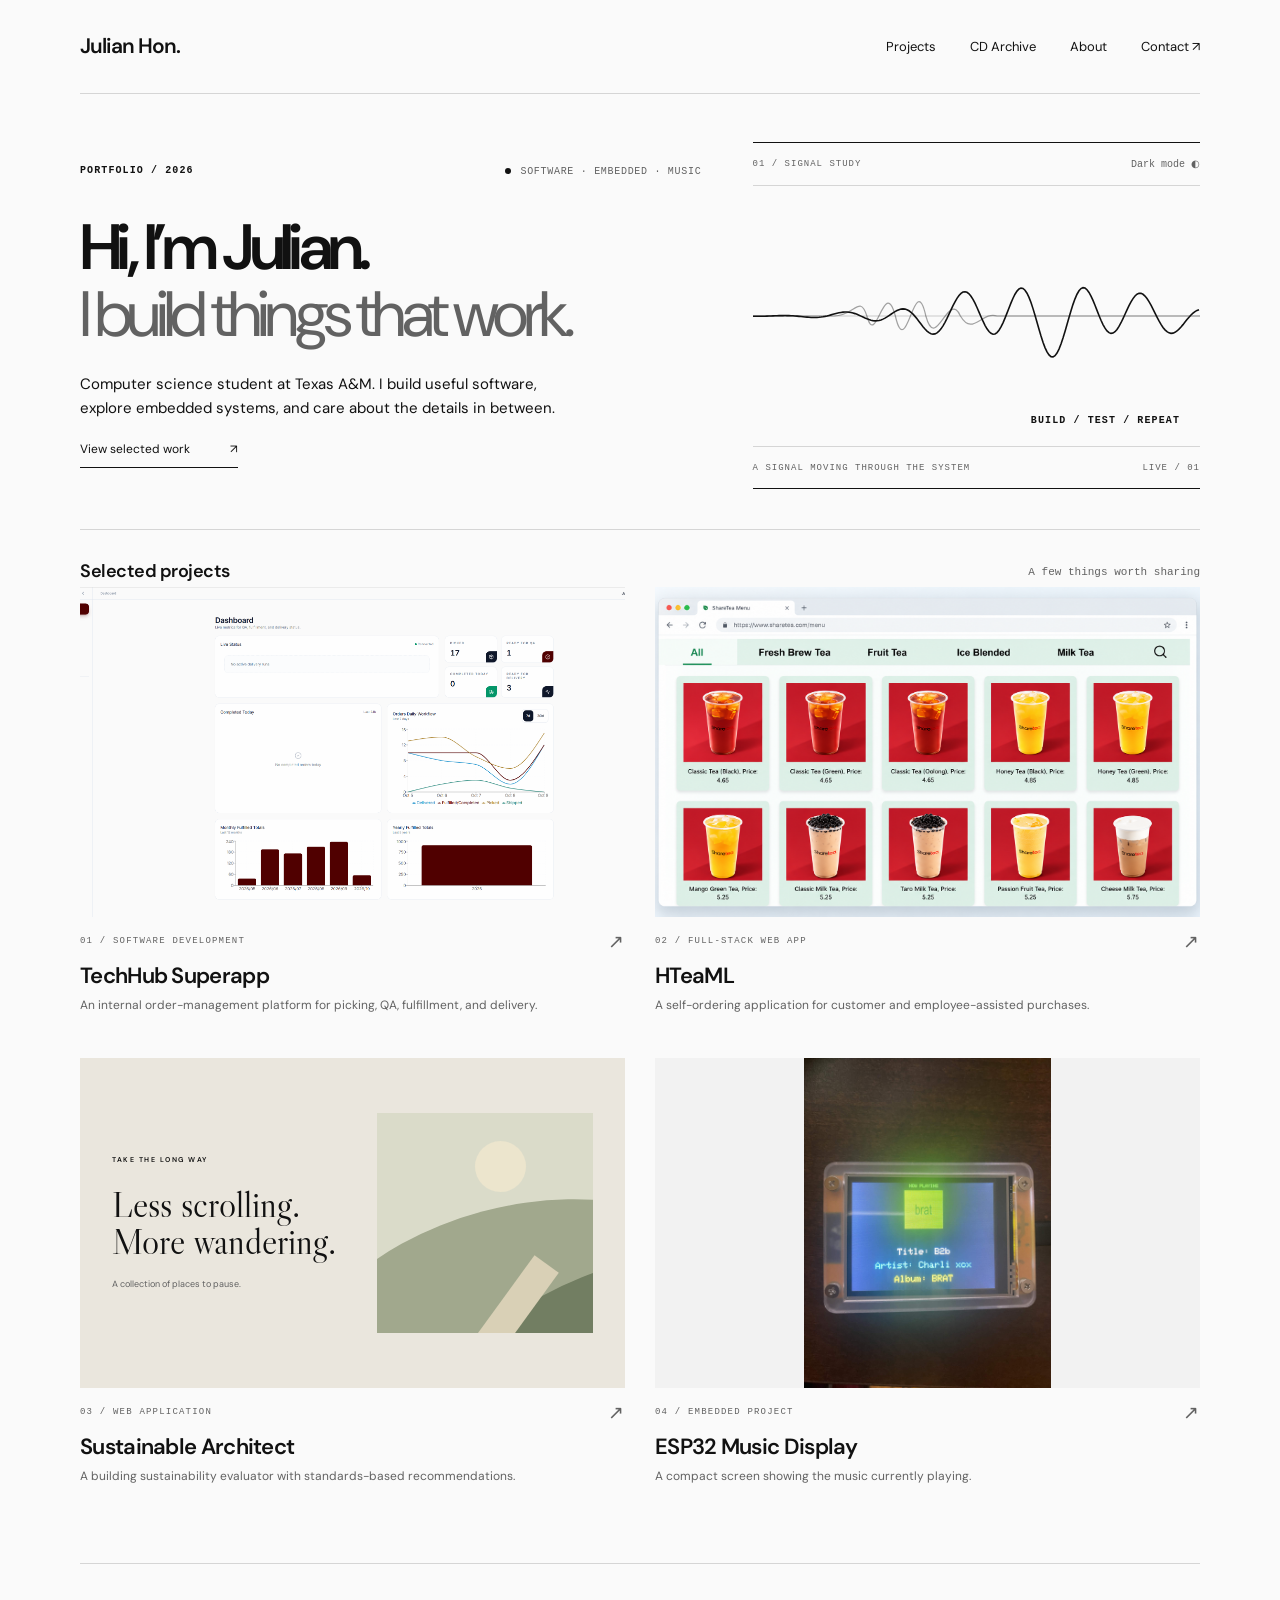
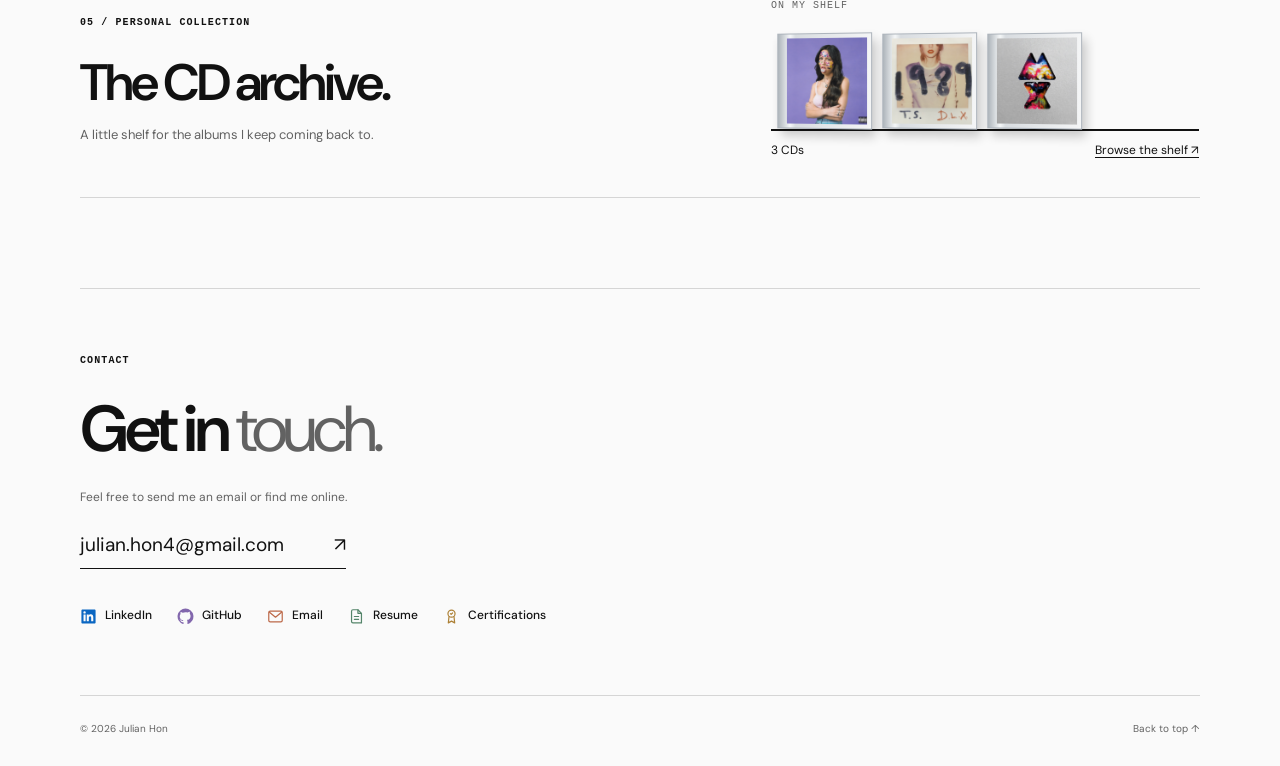
<file: index.html>
<!doctype html>
<html lang="en">
<head>
  <meta charset="UTF-8">
  <meta name="viewport" content="width=device-width, initial-scale=1">
  <meta name="description" content="Julian Hon's portfolio of software projects and experience.">
  <title>Julian Hon — Portfolio</title>
  <link rel="stylesheet" href="styles.css">
  <link rel="stylesheet" href="theme.css?v=20261021-3">
</head>
<body>
  <a class="skip-link" href="#main">Skip to content</a>
  <header class="header wrap">
    <a class="wordmark" href="#">Julian Hon<span class="wordmark-dot">.</span></a>
    <nav aria-label="Main navigation"><a href="#work">Projects</a><a href="cd-library.html">CD Archive</a><a href="about.html">About</a><a href="#contact">Contact <span aria-hidden="true">↗</span></a></nav>
  </header>
  <main id="main">
    <section class="minimal-hero wrap" aria-labelledby="hero-title">
      <div class="hero-copy">
        <div class="hero-intro-row"><span class="eyebrow">PORTFOLIO / 2026</span><span class="hero-availability"><span aria-hidden="true"></span> SOFTWARE · EMBEDDED · MUSIC</span></div>
        <h1 id="hero-title">Hi, I’m Julian.<br><span>I build things that work.</span></h1>
        <div class="hero-summary"><p>Computer science student at Texas A&amp;M. I build useful software, explore embedded systems, and care about the details in between.</p><a href="#work">View selected work <span aria-hidden="true">↗</span></a></div>
      </div>
      <div class="motion-panel" aria-label="Animated waveform">
        <div class="motion-panel-top"><span>01 / SIGNAL STUDY</span><button type="button" id="palette-toggle" aria-label="Switch to dark palette">Dark mode <span aria-hidden="true">◐</span></button></div>
        <div class="motion-stage"><svg class="wave-guide" viewBox="0 0 440 200" preserveAspectRatio="none" aria-hidden="true"><path d="M0 100 C45 100 65 100 80 100 C100 100 105 83 112 100 C121 126 129 68 140 100 C151 137 159 62 170 100 C180 129 192 79 204 100 C216 116 225 96 240 100 C300 100 360 100 440 100"/></svg><canvas id="signal-canvas" aria-hidden="true"></canvas><span class="motion-word" id="motion-word" aria-hidden="true">BUILD / TEST / REPEAT</span></div>
        <div class="motion-panel-bottom"><span>A SIGNAL MOVING THROUGH THE SYSTEM</span><span>LIVE / 01</span></div>
      </div>
    </section>
    <section class="work wrap" id="work" aria-labelledby="work-heading">
      <div class="section-heading"><h2 id="work-heading">Selected projects</h2><span>A few things worth sharing</span></div>
      <div class="project-grid">
        <button class="project" data-project="0" aria-haspopup="dialog">
          <span class="project-art project-image"><img src="images/techhub-superapp.png" alt="TechHub Superapp project preview"></span>
          <span class="project-meta"><span>01 / SOFTWARE DEVELOPMENT</span><span>↗</span></span><span class="project-name">TechHub Superapp</span><span class="project-description">An internal order-management platform for picking, QA, fulfillment, and delivery.</span>
        </button>
        <button class="project" data-project="1" aria-haspopup="dialog">
          <span class="project-art project-image"><img src="images/boba-kiosk.png" alt="HTeaML project preview"></span>
          <span class="project-meta"><span>02 / FULL-STACK WEB APP</span><span>↗</span></span><span class="project-name">HTeaML</span><span class="project-description">A self-ordering application for customer and employee-assisted purchases.</span>
        </button>
        <button class="project" data-project="2" aria-haspopup="dialog">
          <span class="project-art art-walk" aria-hidden="true"><span class="walk-copy"><span class="mini-label">TAKE THE LONG WAY</span><span class="walk-title">Less scrolling.<br>More wandering.</span><span class="walk-subtitle">A collection of places to pause.</span></span><span class="landscape"><span class="sun"></span><span class="hill hill-back"></span><span class="hill hill-front"></span><span class="trail"></span></span></span>
          <span class="project-meta"><span>03 / WEB APPLICATION</span><span>↗</span></span><span class="project-name">Sustainable Architect</span><span class="project-description">A building sustainability evaluator with standards-based recommendations.</span>
        </button>
        <button class="project" data-project="3" aria-haspopup="dialog">
          <span class="project-art project-image music-display-image"><img src="images/esp32_music_display.jpg" alt="ESP32 music display showing album art and track information"></span>
          <span class="project-meta"><span>04 / EMBEDDED PROJECT</span><span>↗</span></span><span class="project-name">ESP32 Music Display</span><span class="project-description">A compact screen showing the music currently playing.</span>
        </button>
      </div>
    </section>
    <section class="archive-feature wrap" aria-labelledby="archive-heading">
      <div class="archive-feature-copy"><p class="eyebrow">05 / PERSONAL COLLECTION</p><h2 id="archive-heading">The CD archive.</h2><p>A little shelf for the albums I keep coming back to.</p></div>
      <a class="mini-shelf" href="cd-library.html" aria-label="Browse the CD archive: SOUR, 1989 Deluxe, and Mylo Xyloto">
        <span class="mini-shelf-label">ON MY SHELF</span>
        <span class="mini-shelf-cases" aria-hidden="true">
          <span class="mini-case"><img src="images/albums/sour.jpg" alt=""></span>
          <span class="mini-case"><img src="images/albums/1989-deluxe.jpg" alt=""></span>
          <span class="mini-case"><img src="images/albums/mylo-xyloto.jpg" alt=""></span>
        </span>
        <span class="mini-shelf-line" aria-hidden="true"></span>
        <span class="mini-shelf-foot"><span>3 CDs</span><span>Browse the shelf ↗</span></span>
      </a>
    </section>
    <section class="contact home-contact wrap" id="contact">
      <p class="eyebrow">CONTACT</p>
      <h2>Get in <em>touch.</em></h2>
      <p>Feel free to send me an email or find me online.</p>
      <a class="contact-placeholder" href="mailto:julian.hon4@gmail.com">julian.hon4@gmail.com <span aria-hidden="true">↗</span></a>
      <div class="contact-links" role="group" aria-label="Profiles and documents">
        <a class="contact-link" href="https://www.linkedin.com/in/julian-hon" target="_blank" rel="noopener noreferrer">
          <svg viewBox="0 0 24 24" fill="currentColor" aria-hidden="true"><path d="M20.45 2H3.55C2.69 2 2 2.68 2 3.52v16.96c0 .84.69 1.52 1.55 1.52h16.9c.86 0 1.55-.68 1.55-1.52V3.52c0-.84-.69-1.52-1.55-1.52ZM7.93 18.75H4.98V9.2h2.95v9.55ZM6.45 7.9a1.71 1.71 0 1 1 0-3.42 1.71 1.71 0 0 1 0 3.42Zm12.3 10.85H15.8V14.1c0-1.1-.02-2.52-1.54-2.52-1.54 0-1.78 1.2-1.78 2.44v4.73H9.53V9.2h2.83v1.3h.04c.39-.74 1.36-1.53 2.79-1.53 2.98 0 3.56 1.96 3.56 4.52v5.26Z"/></svg>
          <span class="contact-link-label">LinkedIn</span>
        </a>
        <a class="contact-link" href="https://github.com/Julian-Hon" target="_blank" rel="noopener noreferrer">
          <svg viewBox="0 0 24 24" fill="currentColor" aria-hidden="true"><path d="M12 .8a11.2 11.2 0 0 0-3.54 21.83c.56.1.76-.24.76-.54v-2.08c-3.1.67-3.75-1.32-3.75-1.32-.5-1.28-1.23-1.62-1.23-1.62-1.01-.69.08-.68.08-.68 1.12.08 1.71 1.15 1.71 1.15 1 .1 1.92.66 2.27.98.1-.72.39-1.21.7-1.49-2.48-.28-5.09-1.24-5.09-5.54 0-1.22.44-2.22 1.15-3.01-.11-.28-.5-1.42.11-2.96 0 0 .94-.3 3.08 1.15A10.72 10.72 0 0 1 12 6.05c.95 0 1.9.13 2.79.38 2.14-1.45 3.08-1.15 3.08-1.15.61 1.54.22 2.68.11 2.96.72.79 1.15 1.79 1.15 3.01 0 4.31-2.62 5.26-5.11 5.53.4.35.75 1.03.75 2.08v3.23c0 .3.2.65.77.54A11.2 11.2 0 0 0 12 .8Z"/></svg>
          <span class="contact-link-label">GitHub</span>
        </a>
        <a class="contact-link" href="mailto:julian.hon4@gmail.com">
          <svg viewBox="0 0 24 24" fill="none" stroke="currentColor" stroke-width="1.7" stroke-linecap="round" stroke-linejoin="round" aria-hidden="true"><rect x="2.5" y="4.5" width="19" height="15" rx="2"/><path d="m3.5 6 8.5 7 8.5-7"/></svg>
          <span class="contact-link-label">Email</span>
        </a>
        <a class="contact-link" href="files/Julian_Hon_Resume.pdf" target="_blank" rel="noopener noreferrer">
          <svg viewBox="0 0 24 24" fill="none" stroke="currentColor" stroke-width="1.7" stroke-linecap="round" stroke-linejoin="round" aria-hidden="true"><path d="M7 2.5h7l5 5V21H7a2 2 0 0 1-2-2V4.5a2 2 0 0 1 2-2Z"/><path d="M14 2.5v5h5M9 12h6M9 16h6"/></svg>
          <span class="contact-link-label">Resume</span>
        </a>
        <a class="contact-link" href="https://www.credly.com/users/julian-hon" target="_blank" rel="noopener noreferrer">
          <svg viewBox="0 0 24 24" fill="none" stroke="currentColor" stroke-width="1.7" stroke-linecap="round" stroke-linejoin="round" aria-hidden="true"><circle cx="12" cy="8" r="5"/><path d="m8.5 12-1 9 4.5-2.5L16.5 21l-1-9"/><path d="m10.5 8 1 1 2-2"/></svg>
          <span class="contact-link-label">Certifications</span>
        </a>
      </div>
    </section>
  </main>
  <footer class="wrap"><span>© <span id="year">2026</span> Julian Hon</span><a href="#">Back to top ↑</a></footer>
  <dialog id="project-dialog" aria-labelledby="dialog-title"><button class="dialog-close" aria-label="Close project details">×</button><p class="eyebrow">PROJECT DETAILS</p><h2 id="dialog-title"></h2><p id="dialog-description"></p><button class="dialog-done">Back to projects <span aria-hidden="true">↗</span></button></dialog>
  <script src="script.js?v=20261021-3"></script>
</body>
</html>
</file>
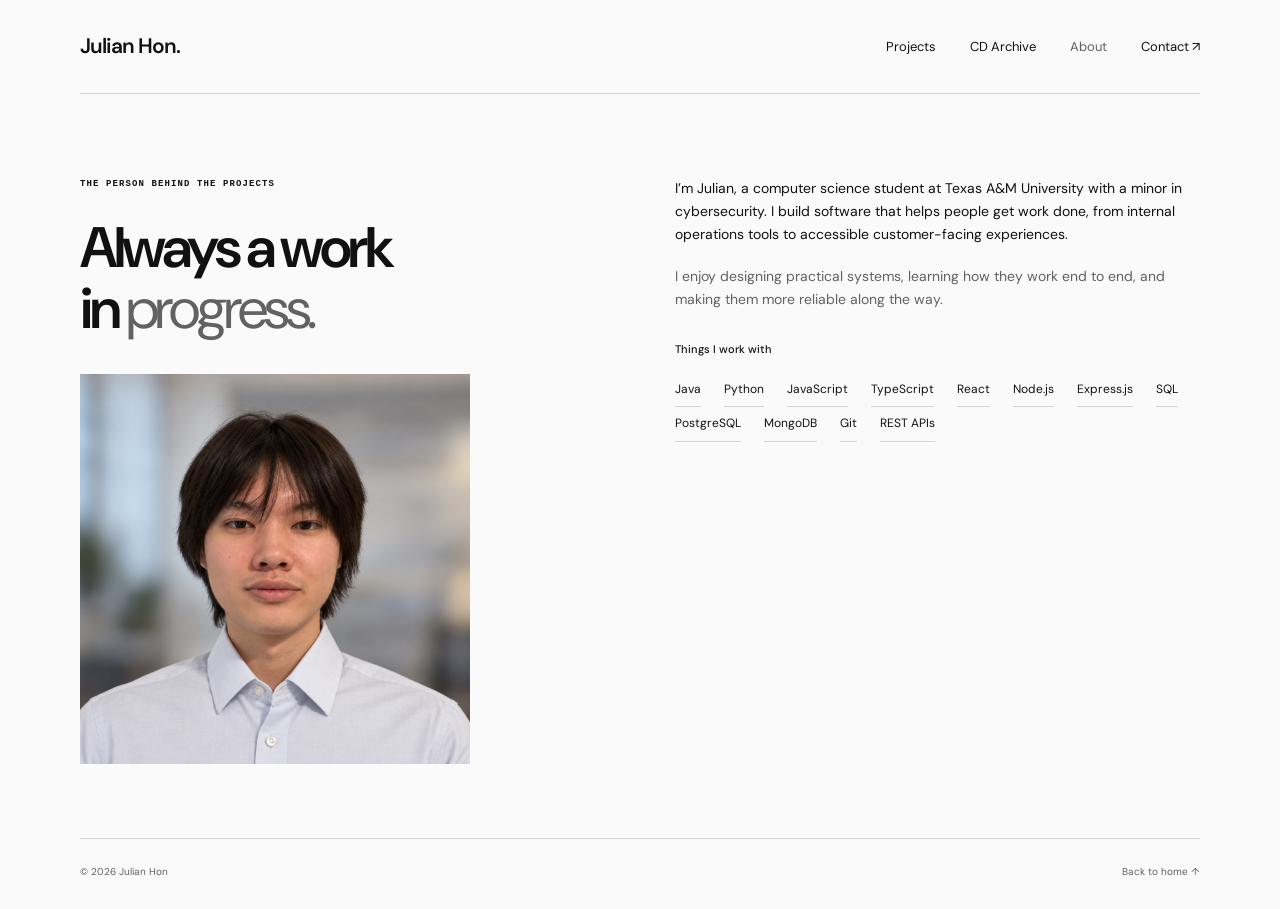
<file: about.html>
<!doctype html>
<html lang="en">
<head>
  <meta charset="UTF-8">
  <meta name="viewport" content="width=device-width, initial-scale=1">
  <meta name="description" content="About Julian Hon, a computer science student and software developer at Texas A&M University.">
  <title>About — Julian Hon</title>
  <link rel="stylesheet" href="styles.css">
  <link rel="stylesheet" href="theme.css?v=20261021-2">
</head>
<body>
  <a class="skip-link" href="#main">Skip to content</a>
  <header class="header wrap">
    <a class="wordmark" href="index.html">Julian Hon<span class="wordmark-dot">.</span></a>
    <nav aria-label="Main navigation"><a href="index.html#work">Projects</a><a href="cd-library.html">CD Archive</a><a href="about.html" aria-current="page">About</a><a href="index.html#contact">Contact <span aria-hidden="true">↗</span></a></nav>
  </header>
  <main id="main">
    <section class="about about-page wrap" aria-labelledby="about-heading">
      <div>
        <p class="eyebrow">THE PERSON BEHIND THE PROJECTS</p>
        <h1 id="about-heading">Always a work<br>in <em>progress.</em></h1>
        <img class="portrait" src="images/face.png" alt="Portrait of Julian Hon">
      </div>
      <div class="about-content">
        <p>I’m Julian, a computer science student at Texas A&amp;M University with a minor in cybersecurity. I build software that helps people get work done, from internal operations tools to accessible customer-facing experiences.</p>
        <p class="muted">I enjoy designing practical systems, learning how they work end to end, and making them more reliable along the way.</p>
        <h2>Things I work with</h2>
        <ul class="skills"><li>Java</li><li>Python</li><li>JavaScript</li><li>TypeScript</li><li>React</li><li>Node.js</li><li>Express.js</li><li>SQL</li><li>PostgreSQL</li><li>MongoDB</li><li>Git</li><li>REST APIs</li></ul>
      </div>
    </section>
  </main>
  <footer class="wrap"><span>© <span id="year">2026</span> Julian Hon</span><a href="index.html">Back to home ↑</a></footer>
  <script src="script.js"></script>
</body>
</html>
</file>
<file: styles.css>
@import url('https://fonts.googleapis.com/css2?family=DM+Sans:wght@400;500;600;700&family=Libre+Caslon+Display&display=swap');
:root{--paper:#f8f7f3;--ink:#292923;--muted:#77776e;--line:#deded5;--serif:'Libre Caslon Display',Georgia,serif;--sans:'DM Sans',Arial,sans-serif}
*{box-sizing:border-box}html{scroll-behavior:smooth;scroll-padding-top:30px}body{margin:0;background:var(--paper);color:var(--ink);font-family:var(--sans);font-size:15px;line-height:1.65}a{color:inherit;text-decoration:none}button{font:inherit;color:inherit}button,a{-webkit-tap-highlight-color:transparent}a:focus-visible,button:focus-visible{outline:2px solid #686f54;outline-offset:6px}.wrap{max-width:1120px;margin:auto;width:calc(100% - 112px)}.header{height:114px;display:flex;justify-content:space-between;align-items:center;border-bottom:1px solid var(--line)}.wordmark{font-size:21px;font-weight:600;letter-spacing:-1px}.wordmark-dot{color:#82896d}.header nav{display:flex;gap:34px;font-size:13px}.header nav a:hover,.text-link:hover{color:#71795e}.hero{padding-top:83px;padding-bottom:76px}.eyebrow{font-size:10px;letter-spacing:2px;font-weight:600;margin:0 0 25px}.hero h1{font:normal clamp(64px,7.4vw,100px)/1.02 var(--serif);letter-spacing:-2.6px;margin:0 0 35px}em{font-weight:normal;color:#7b8069}.hero-bottom{display:flex;align-items:flex-end;justify-content:space-between;gap:30px}.hero-bottom p{color:var(--muted);margin:0;line-height:1.8}.text-link{font-size:12px;padding-bottom:7px;border-bottom:1px solid var(--ink);white-space:nowrap}.text-link span{margin-left:25px}.section-heading{display:flex;align-items:center;justify-content:space-between;border-top:1px solid var(--line);padding-top:27px}.section-heading h2{font-size:18px;font-weight:500;letter-spacing:-.5px;margin:0}.section-heading>span{font-size:11px;color:var(--muted)}.sample-note{font-size:10px;color:var(--muted);margin:10px 0 26px}.project-grid{display:grid;grid-template-columns:1fr 1fr;gap:42px 30px}.project{display:block;border:0;background:transparent;text-align:left;padding:0;cursor:pointer;min-width:0}.project-art{height:330px;display:flex;position:relative;overflow:hidden;align-items:center;justify-content:center;transition:filter .25s}.project:hover .project-art{filter:brightness(.96)}.art-journal{background:#e6e4db}.journal-sheet{display:block;background:#fbfaf6;width:65%;height:280px;padding:24px 25px;box-shadow:0 12px 24px #34382d12;transform:translateY(18px) rotate(-5deg)}.mini-label{display:block;font-size:7px;letter-spacing:1.5px;font-weight:600}.journal-title{font:34px/1.06 var(--serif);display:block;margin-top:17px}.journal-line{display:block;height:1px;background:#deded5;margin:17px 0 14px}.journal-photo{height:94px;display:block;background:#c0c3b2;overflow:hidden;position:relative}.journal-photo:before{content:'';position:absolute;width:180px;height:150px;background:#90977f;border-radius:50%;left:-10px;top:29px}.journal-photo:after{content:'';position:absolute;width:140px;height:90px;background:#65725b;border-radius:50%;right:-20px;top:45px}.journal-photo>span{position:absolute;width:24px;height:24px;border-radius:50%;background:#e7ddbf;top:16px;right:50px}.journal-caption{font-size:7px;color:var(--muted);display:block;margin-top:10px}.art-library{background:#e1e6df}.library-sheet{width:76%;height:255px;display:block;background:#f4f5ed;box-shadow:0 12px 24px #34382d12;padding:23px 25px;transform:translateY(18px) rotate(4deg)}.library-title{display:block;font:34px/1.03 var(--serif);margin-top:16px}.book-row{display:flex;gap:9px;margin-top:21px;align-items:flex-end}.book{display:block;height:92px;width:29%;font:11px/1.25 var(--serif);padding:12px 7px;box-shadow:3px 2px 0 #00000012}.book-one{background:#777f65;color:#f4f1e8}.book-two{background:#d8c7b3;transform:rotate(-5deg);height:84px}.book-three{background:#bbbda9;font-size:9px}.project-meta{display:flex;justify-content:space-between;font-size:9px;letter-spacing:1.2px;margin-top:17px;color:var(--muted)}.project-meta>span:last-child{font-size:19px;line-height:1}.project-name{display:block;font-size:22px;font-weight:500;letter-spacing:-.7px;margin-top:5px}.project-description{display:block;color:var(--muted);font-size:12px;margin-top:2px}.project-wide{grid-column:1/-1}.art-walk{height:270px;background:#eae6dd;justify-content:space-between;padding:42px 66px;gap:30px}.walk-copy{z-index:1;flex-shrink:0}.walk-title{display:block;font:49px/1.03 var(--serif);margin-top:20px}.walk-subtitle{display:block;font-size:9px;color:var(--muted);margin-top:17px}.landscape{display:block;position:relative;width:43%;height:220px;overflow:hidden;background:#dadbc9}.sun{position:absolute;border-radius:50%;background:#ece5cd;width:51px;height:51px;top:28px;right:67px}.hill{position:absolute;border-radius:50%;width:450px;height:270px;transform:rotate(-15deg)}.hill-back{background:#a1a88d;top:94px;left:-85px}.hill-front{background:#727e62;top:146px;left:56px}.trail{position:absolute;background:#d9d0b6;width:30px;height:220px;top:130px;left:42%;transform:rotate(36deg)}.about{display:grid;grid-template-columns:1fr 1fr;gap:70px;border-top:1px solid var(--line);margin-top:90px;padding-top:63px;padding-bottom:74px}.about h2,.contact h2{font:57px/1.08 var(--serif);letter-spacing:-1px;margin:0}.about .eyebrow{font-size:9px}.about-content>p{margin:0 0 19px;font-size:14px}.muted{color:var(--muted)}.about h3{font-size:11px;font-weight:500;margin-top:29px}.about h3 span{color:var(--muted);font-size:10px}.skills{list-style:none;display:flex;flex-wrap:wrap;gap:0 23px;padding:0;margin:14px 0 0}.skills li{font-size:12px;border-bottom:1px solid var(--line);padding:7px 0}.contact{border-top:1px solid var(--line);padding-top:64px;padding-bottom:66px}.contact h2{font-size:65px}.contact>p:not(.eyebrow){color:var(--muted);font-size:12px;margin-top:24px}.contact-placeholder{display:inline-block;font-size:19px;border-bottom:1px solid var(--ink);padding-bottom:7px;margin-top:9px}.contact-placeholder>span{margin-left:45px}footer{border-top:1px solid var(--line);display:flex;justify-content:space-between;gap:20px;padding:25px 0 29px;color:var(--muted);font-size:10px}.skip-link{position:absolute;top:-100px;left:20px;padding:12px;background:var(--paper);z-index:10}.skip-link:focus{top:12px}dialog{background:var(--paper);color:var(--ink);border:1px solid var(--line);padding:45px;max-width:560px;width:calc(100% - 40px)}dialog::backdrop{background:#22251ec0}dialog h2{font:48px/1.1 var(--serif);margin:20px 0}dialog h3{font-size:15px;margin-top:30px}dialog p:not(.eyebrow){font-size:14px;color:var(--muted)}.dialog-close{position:absolute;top:12px;right:17px;border:0;background:none;font-size:28px;cursor:pointer}.dialog-done{background:none;border:0;border-bottom:1px solid var(--ink);padding:8px 0;cursor:pointer;font-size:12px;margin-top:16px}
.project-image{background:#e8e7e1}.project-image img{display:block;width:100%;height:100%;object-fit:cover;object-position:center}
.portrait{display:block;width:100%;max-width:390px;height:390px;object-fit:cover;object-position:center;margin-top:34px;filter:saturate(.86)}
.hero .eyebrow{color:#7b8069;margin-bottom:20px}.hero h1{font-size:clamp(54px,6.2vw,82px);letter-spacing:-2px;margin-bottom:29px}.hero-bottom p{max-width:440px;font-size:16px;line-height:1.65;color:#4c4c46}
@media(max-width:760px){.hero h1{font-size:50px;letter-spacing:-1.4px}.hero-bottom p{font-size:15px}}
.art-walk{height:330px;padding:32px;gap:18px}.walk-title{font-size:36px}.landscape{width:45%;height:220px;flex-shrink:0}
.music-display-image{background:#292720}.music-display-image img{object-fit:contain}
.home-contact{margin-top:90px}
.about-page{border-top:0;margin-top:0;padding-top:83px}
.about-page h1{font:57px/1.08 var(--serif);letter-spacing:-1px;margin:0}
.about-page .about-content h2{font:500 11px/1.65 var(--sans);letter-spacing:0;margin:29px 0 0}
@media(max-width:760px){.wrap{width:calc(100% - 40px)}.project-grid{grid-template-columns:1fr}.about{grid-template-columns:1fr;gap:35px}.art-walk{padding:25px}.walk-title{font-size:clamp(29px,7vw,36px)}.landscape{width:43%}}
@media(max-width:500px){.art-walk{flex-direction:column;align-items:stretch;gap:15px}.walk-title{font-size:29px;margin-top:8px}.walk-subtitle{margin-top:5px}.landscape{width:100%;height:125px}}
</file>
<file: theme.css>
:root {
  --paper: #fafafa;
  --ink: #111;
  --muted: #626262;
  --line: #d5d5d5;
  --panel: #f2f2f2;
  --disc-ink: #202020;
}

body.dark-mode {
  --paper: #111;
  --ink: #f5f5f5;
  --muted: #a2a2a2;
  --line: #444;
  --panel: #1b1b1b;
  --disc-ink: #d9d9d9;
}

body { background: var(--paper); color: var(--ink); transition: background .3s, color .3s; }
button { cursor: pointer; }
.wordmark-dot, em { color: var(--ink); }
.header nav a:hover, .text-link:hover, .header nav a[aria-current="page"] { color: var(--muted); }
.header { height: 94px; }
.eyebrow { font-family: Consolas, 'Courier New', monospace; font-size: 10px; letter-spacing: 1.1px; }

.minimal-hero { display: grid; grid-template-columns: minmax(0, 1.25fr) minmax(360px, .9fr); gap: clamp(30px, 4vw, 64px); align-items: center; padding-top: 48px; padding-bottom: 30px; }
.hero-copy { min-width: 0; }
.hero-intro-row, .hero-summary, .motion-panel-top, .motion-panel-bottom { display: flex; justify-content: space-between; align-items: center; gap: 24px; }
.hero-intro-row .eyebrow { margin: 0; }
.hero-availability { display: inline-flex; align-items: center; gap: 9px; font: 10px Consolas, 'Courier New', monospace; letter-spacing: .7px; color: var(--muted); }
.hero-availability span { width: 6px; height: 6px; background: var(--ink); border-radius: 50%; }
.minimal-hero h1 { font: 600 clamp(48px, 5vw, 68px)/1.04 var(--sans); letter-spacing: -.072em; margin: 36px 0 24px; }
.minimal-hero h1 span { color: var(--muted); font-weight: 400; }
.hero-summary { align-items: flex-start; flex-direction: column; gap: 20px; margin-bottom: 0; }
.hero-summary p { max-width: 510px; margin: 0; font-size: 15px; line-height: 1.6; }
.hero-summary a { display: inline-flex; justify-content: space-between; gap: 40px; white-space: nowrap; border-bottom: 1px solid var(--ink); padding-bottom: 7px; font-size: 12px; }
.hero-summary a:hover { color: var(--muted); border-color: var(--muted); }

.motion-panel { min-width: 0; border-top: 1px solid var(--ink); border-bottom: 1px solid var(--ink); }
.motion-panel-top, .motion-panel-bottom { font: 9px Consolas, 'Courier New', monospace; letter-spacing: 1px; color: var(--muted); }
.motion-panel-top { min-height: 43px; border-bottom: 1px solid var(--line); }
.motion-panel-bottom { min-height: 42px; border-top: 1px solid var(--line); }
#palette-toggle { border: 0; background: transparent; padding: 5px 0 5px 8px; color: var(--muted); font: 10px Consolas, 'Courier New', monospace; letter-spacing: 0; }
#palette-toggle:hover { color: var(--ink); }
.motion-stage { height: 260px; position: relative; display: grid; place-items: center; overflow: hidden; }
.wave-guide { position: absolute; inset: 0; width: 100%; height: 100%; fill: none; stroke: var(--ink); stroke-width: 1.2; opacity: .38; animation: wave-breathe 3.2s ease-in-out infinite alternate; }
.wave-guide path { vector-effect: non-scaling-stroke; }
@keyframes wave-breathe { to { opacity: .6; transform: scaleY(1.13); } }
#signal-canvas { display: block; width: 100%; height: 100%; position: absolute; inset: 0; }
.motion-word { position: absolute; z-index: 1; right: 11px; bottom: 13px; padding: 7px 9px; background: var(--paper); color: var(--ink); font: 600 10px Consolas, 'Courier New', monospace; letter-spacing: 1.1px; text-align: center; transition: opacity .25s, transform .25s; }
.motion-word.is-changing { opacity: 0; transform: translateY(5px); }
.work { padding-top: 10px; }
.section-heading h2, .project-name { font-family: var(--sans); font-weight: 600; }
.project-meta, .section-heading > span { font-family: Consolas, 'Courier New', monospace; }
.project-art, .project:hover .project-art { filter: none; }
.project-image { background: var(--panel); }
.about { margin-top: 90px; }
.about-page { margin-top: 0; }
.about-page h1 { font-family: var(--sans); font-weight: 600; letter-spacing: -.06em; }
.about-page h1 em { font-style: normal; font-weight: 400; color: var(--muted); }
.about h2, .contact h2, .archive-feature-copy h2, .archive-heading h1 { font-family: var(--sans); font-weight: 600; letter-spacing: -.06em; }
.about h2 em, .contact h2 em, .archive-heading h1 em { font-style: normal; font-weight: 400; color: var(--muted); }
.portrait { filter: none; }
.contact-placeholder { border-color: var(--ink); }
.contact-links { display: flex; flex-wrap: wrap; align-items: center; gap: 12px 25px; margin-top: 35px; }
.contact-link { display: inline-flex; align-items: center; gap: 8px; padding: 4px 0; background: none; white-space: nowrap; }
.contact-link svg { width: 17px; height: 17px; flex: none; }
.contact-link:nth-child(1) svg { color: #0a66c2; }
.contact-link:nth-child(2) svg { color: #8267ad; }
.contact-link:nth-child(3) svg { color: #bc6848; }
.contact-link:nth-child(4) svg { color: #54856a; }
.contact-link:nth-child(5) svg { color: #ad8136; }
.contact-link-label { font-size: 12px; font-weight: 500; line-height: 1.3; }
a.contact-link:hover { color: var(--muted); }
dialog { background: var(--paper); color: var(--ink); border-color: var(--line); }
dialog::backdrop { background: #000b; }

.archive-feature { display: grid; grid-template-columns: minmax(0, 1fr) minmax(340px, 430px); align-items: center; gap: 40px; margin-top: 76px; padding: 36px 0; border-top: 1px solid var(--line); border-bottom: 1px solid var(--line); }
.archive-feature-copy h2 { font-size: clamp(38px, 4vw, 56px); line-height: 1; margin: 0; }
.archive-feature-copy p:not(.eyebrow) { max-width: 390px; color: var(--muted); font-size: 13px; margin: 16px 0 0; }
.mini-shelf { display: block; min-width: 0; padding: 0 1px; }
.mini-shelf-label { display: block; color: var(--muted); font: 10px Consolas, 'Courier New', monospace; letter-spacing: 1px; }
.mini-shelf-cases { display: flex; align-items: flex-end; gap: 9px; height: 118px; padding: 12px 5px 0; }
.mini-case { display: block; flex: none; width: 96px; height: 96px; padding: 4px 4px 4px 9px; border: 1px solid #adb4bc; background: linear-gradient(90deg, #aeb5bb, #f5f7f8 13%, #d8dce0 19%, #f4f5f6); box-shadow: 4px 7px 10px #0003; transform: perspective(500px) rotateY(-9deg); transition: transform .25s ease, box-shadow .25s ease; }
.mini-case img { display: block; width: 100%; height: 100%; object-fit: cover; }
.mini-shelf:hover .mini-case, .mini-shelf:focus-visible .mini-case { transform: perspective(500px) translateY(-6px) rotateY(-9deg); box-shadow: 5px 12px 14px #0003; }
.mini-shelf-line { display: block; height: 2px; background: var(--ink); }
.mini-shelf-foot { display: flex; justify-content: space-between; gap: 20px; padding-top: 10px; font-size: 12px; }
.mini-shelf-foot span:last-child { text-decoration: underline; text-underline-offset: 3px; }

.archive-main { padding-top: 72px; padding-bottom: 95px; }
.archive-heading { max-width: 740px; }
.archive-heading h1 { font-size: clamp(60px, 7vw, 98px); line-height: 1; margin: 0; }
.archive-heading > p:not(.eyebrow) { max-width: 500px; color: var(--muted); font-size: 15px; margin: 24px 0 43px; }
.archive-stage { display: grid; grid-template-columns: 1.2fr .8fr; min-height: 450px; border: 1px solid var(--line); }
.archive-jewel { width: 315px; height: 315px; display: flex; margin: auto; box-shadow: 14px 18px 0 var(--line); transform: rotate(-6deg); }
.jewel-spine { width: 24px; flex: none; padding: 9px 3px; writing-mode: vertical-rl; transform: rotate(180deg); border: 1px solid var(--ink); font: 8px Consolas, 'Courier New', monospace; letter-spacing: 1px; }
.jewel-cover { flex: 1; display: flex; flex-direction: column; justify-content: space-between; position: relative; overflow: hidden; background: var(--ink); color: var(--paper); padding: 18px; border: 4px solid var(--paper); outline: 1px solid var(--ink); }
.jewel-header, .jewel-footer { display: flex; justify-content: space-between; position: relative; z-index: 1; font: 8px Consolas, 'Courier New', monospace; letter-spacing: 1px; }
.jewel-footer { align-items: flex-end; }
.jewel-footer strong { font: 600 22px/1 var(--sans); letter-spacing: -.06em; }
.jewel-disc { position: absolute; width: 205px; height: 205px; right: -48px; top: 54px; display: grid; place-items: center; border: 1px solid var(--paper); border-radius: 50%; background: repeating-radial-gradient(circle, transparent 0 4px, #777 5px 6px, transparent 7px 10px), var(--disc-ink); }
.jewel-disc span { width: 27px; height: 27px; border: 8px solid var(--paper); border-radius: 50%; background: var(--ink); }
.archive-readout { display: flex; flex-direction: column; padding: 47px 40px; border-left: 1px solid var(--line); }
.archive-readout-label, .readout-line { font: 9px Consolas, 'Courier New', monospace; letter-spacing: 1px; }
.archive-readout-label { display: flex; justify-content: space-between; align-items: center; }
.archive-readout-label .live-dot { width: 7px; height: 7px; background: var(--ink); border-radius: 50%; }
.archive-readout strong { font: 600 45px/1.05 var(--sans); letter-spacing: -.06em; margin: 37px 0 17px; }
.archive-readout p { max-width: 260px; color: var(--muted); font-size: 12px; margin: 0 0 28px; }
.readout-line { display: flex; justify-content: space-between; gap: 12px; padding: 10px 0; border-top: 1px solid var(--line); color: var(--muted); }
.archive-readout a { align-self: flex-start; margin-top: auto; padding-top: 20px; font-size: 12px; border-bottom: 1px solid var(--ink); }

@media (prefers-reduced-motion: reduce) { *, *::before, *::after { scroll-behavior: auto !important; animation-duration: .01ms !important; transition-duration: .01ms !important; } }
@media (max-width: 900px) {
  .minimal-hero { grid-template-columns: 1fr; gap: 30px; }
  .motion-stage { height: 210px; }
}
@media (max-width: 760px) {
  .header { height: auto; min-height: 85px; gap: 15px; }
  .header nav { gap: 15px; flex-wrap: wrap; justify-content: flex-end; }
  .minimal-hero { padding-top: 40px; padding-bottom: 25px; }
  .minimal-hero h1 { font-size: clamp(48px, 8vw, 65px); }
  .archive-feature { grid-template-columns: 1fr; gap: 25px; }
  .mini-shelf { max-width: 430px; }
  .archive-stage { grid-template-columns: 1fr; }
  .archive-jewel { margin: 65px auto; }
  .archive-readout { border-left: 0; border-top: 1px solid var(--line); min-height: 365px; }
}
@media (max-width: 500px) {
  .contact-links { gap: 10px 18px; }
  .header { flex-direction: column; align-items: flex-start; padding: 20px 0; }
  .header nav { gap: 8px 18px; justify-content: flex-start; }
  .hero-intro-row { align-items: flex-start; flex-direction: column; gap: 12px; }
  .minimal-hero h1 { font-size: clamp(42px, 10vw, 52px); letter-spacing: -.06em; margin: 29px 0 20px; }
  .hero-summary p { font-size: 14px; }
  .motion-panel-bottom { font-size: 7px; letter-spacing: .3px; }
  .motion-stage { height: 180px; }
  .motion-word { font-size: 10px; letter-spacing: .6px; }
  .mini-case { width: clamp(72px, calc((100vw - 84px) / 3), 96px); height: auto; aspect-ratio: 1; }
  .archive-heading h1 { font-size: 56px; }
  .archive-jewel { width: 255px; height: 255px; }
  .jewel-disc { width: 175px; height: 175px; }
  .archive-readout { padding: 35px 25px; }
}
</file>
